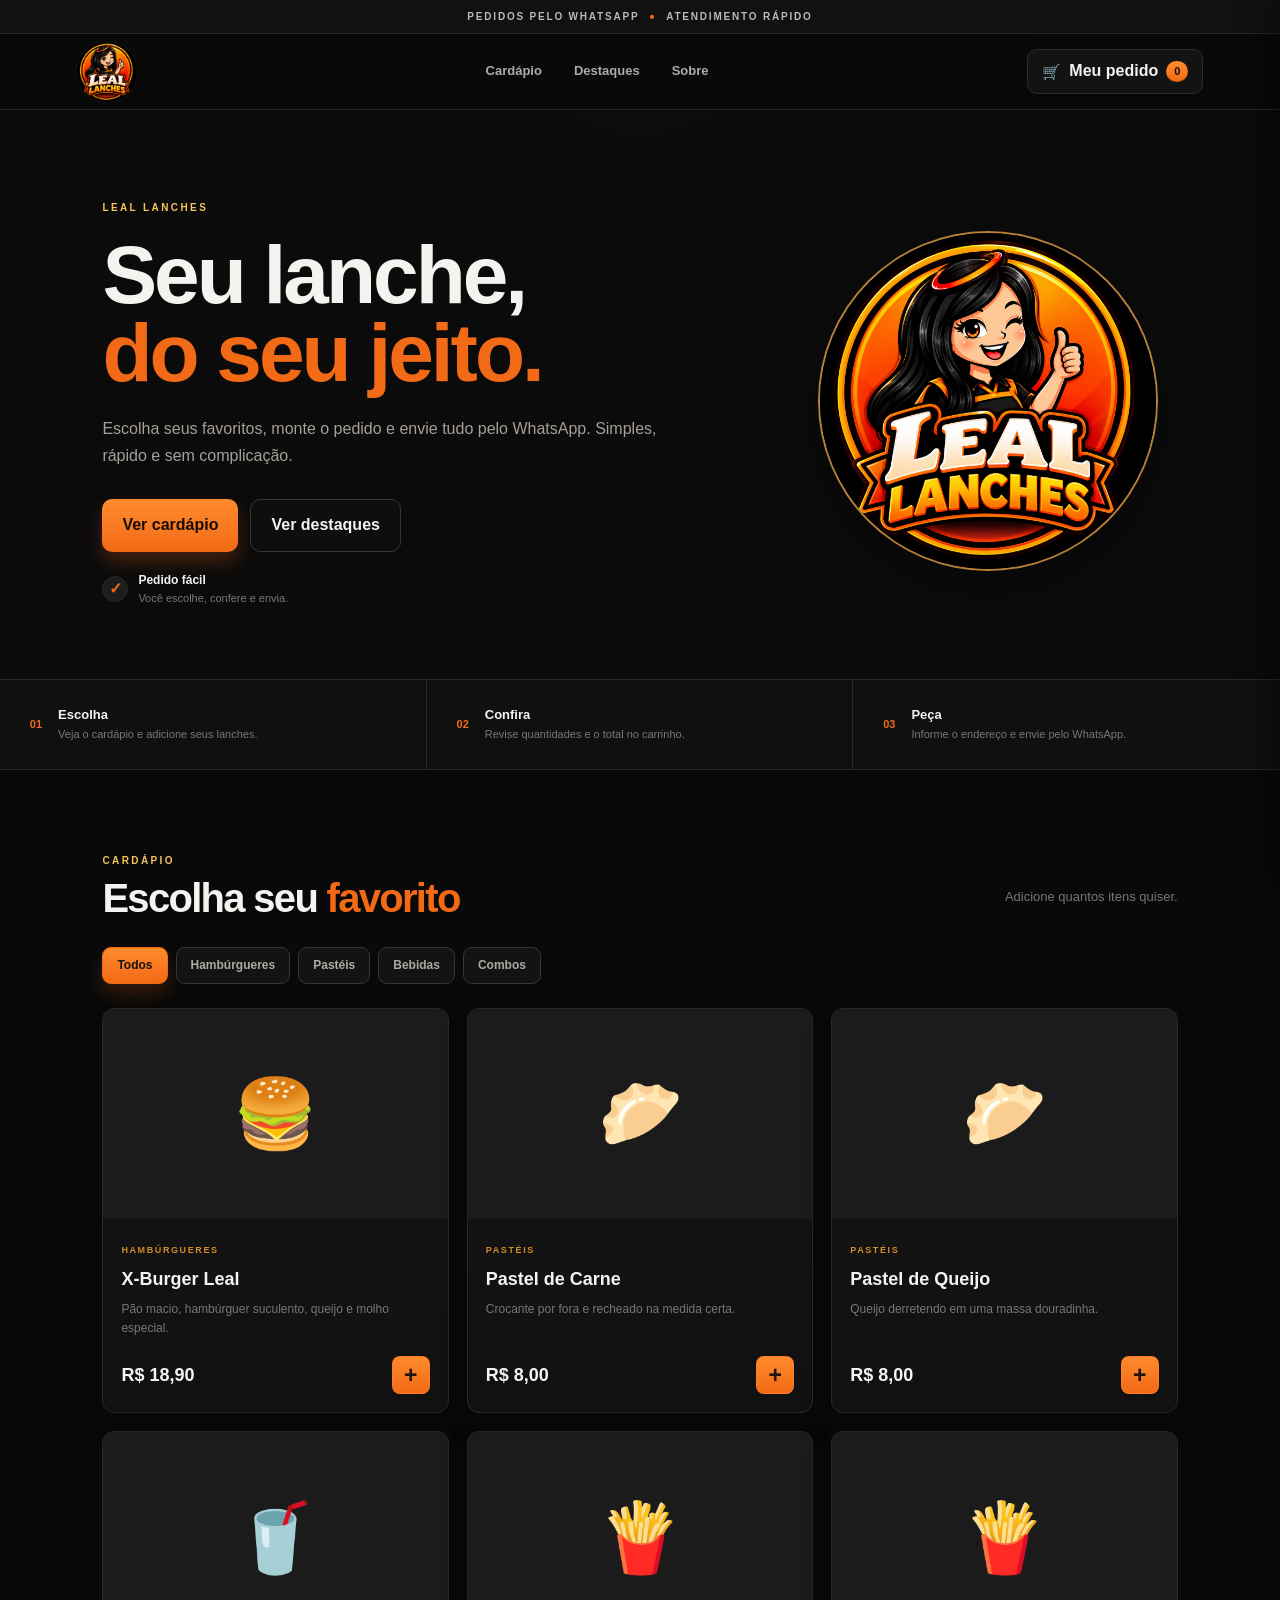
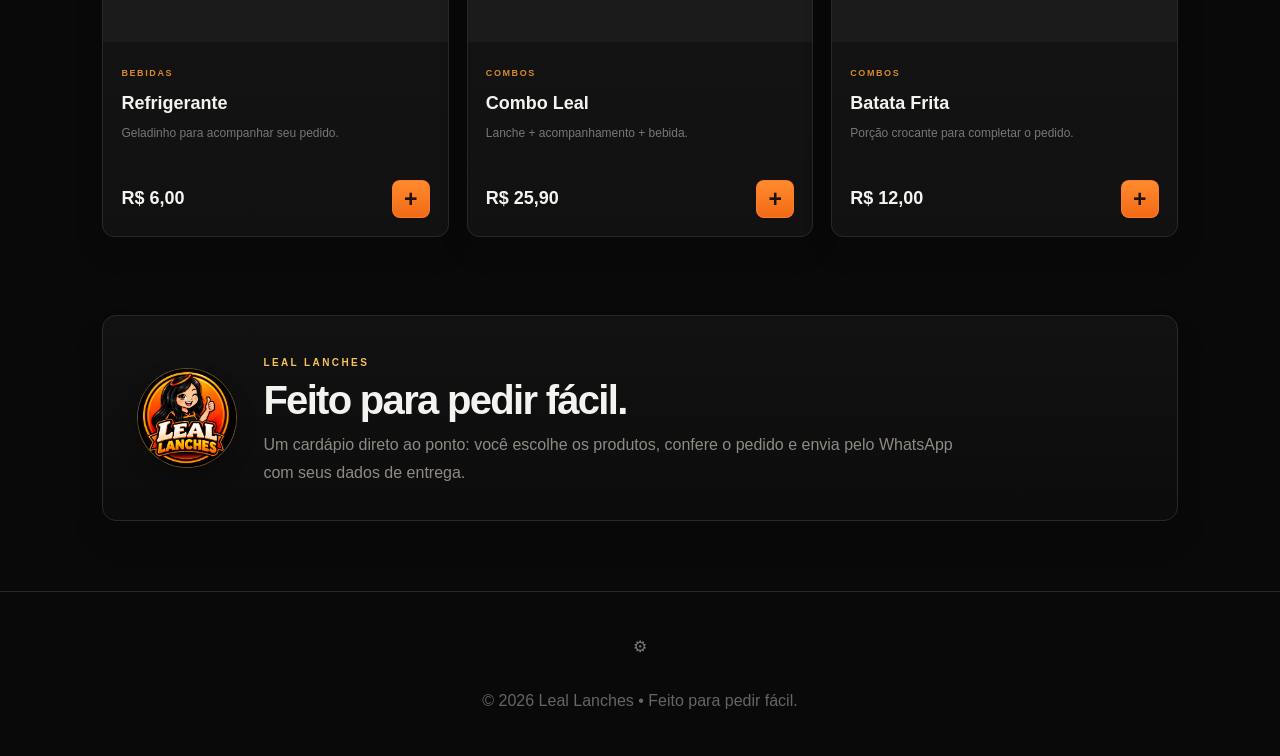
<file: index.html>
<!doctype html>
<html lang="pt-BR">
<head>
<meta charset="UTF-8"><meta name="viewport" content="width=device-width,initial-scale=1">
<meta name="theme-color" content="#111111"><title>Leal Lanches | Faça seu pedido</title>
<link rel="stylesheet" href="styles.css">
</head>
<body>
<div class="topbar">PEDIDOS PELO WHATSAPP <span>•</span> ATENDIMENTO RÁPIDO</div>
<header class="header">
  <a class="brand" href="#inicio" aria-label="Leal Lanches"><img class="brand-logo" src="logo-leal-lanches.png" alt="Leal Lanches"></a>
  <nav aria-label="Navegação principal"><a href="#cardapio">Cardápio</a><a href="#destaques">Destaques</a><a href="#sobre">Sobre</a></nav>
  <button class="cart-button" id="openCart" type="button" aria-label="Abrir carrinho"><span class="cart-icon">🛒</span><span>Meu pedido</span><i id="cartCount">0</i></button>
</header>
<main id="inicio">
<section class="hero">
  <div class="hero-copy">
    <span class="eyebrow">LEAL LANCHES</span>
    <h1>Seu lanche,<br><em>do seu jeito.</em></h1>
    <p>Escolha seus favoritos, monte o pedido e envie tudo pelo WhatsApp. Simples, rápido e sem complicação.</p>
    <div class="hero-actions"><a class="btn primary" href="#cardapio">Ver cardápio</a><a class="btn ghost" href="#destaques">Ver destaques</a></div>
    <div class="trust"><span>✓</span><div><b>Pedido fácil</b><small>Você escolhe, confere e envia.</small></div></div>
  </div>
  <div class="hero-brand"><div class="hero-brand-frame"><img src="logo-leal-lanches.png" alt="Leal Lanches"></div></div>
</section>
<section class="strip" id="destaques">
  <div><span>01</span><div><b>Escolha</b><small>Veja o cardápio e adicione seus lanches.</small></div></div>
  <div><span>02</span><div><b>Confira</b><small>Revise quantidades e o total no carrinho.</small></div></div>
  <div><span>03</span><div><b>Peça</b><small>Informe o endereço e envie pelo WhatsApp.</small></div></div>
</section>
<section class="section" id="cardapio">
  <div class="section-head"><div><span class="eyebrow">CARDÁPIO</span><h2>Escolha seu <em>favorito</em></h2></div><p>Adicione quantos itens quiser.</p></div>
  <div class="categories" id="categories"></div><div class="products" id="products"></div>
</section>
<section class="about" id="sobre"><div class="about-logo"><img src="logo-leal-lanches.png" alt="Leal Lanches"></div><div><span class="eyebrow">LEAL LANCHES</span><h2>Feito para pedir fácil.</h2><p>Um cardápio direto ao ponto: você escolhe os produtos, confere o pedido e envia pelo WhatsApp com seus dados de entrega.</p></div></section>
</main>
<footer><a class="admin-access" href="admin.html" title="Acesso administrativo" aria-label="Acesso administrativo"><span aria-hidden="true">⚙</span></a><p>© 2026 Leal Lanches • Feito para pedir fácil.</p></footer>
<aside class="cart-panel" id="cartPanel" aria-label="Carrinho"><div class="cart-head"><div><span class="eyebrow">SEU PEDIDO</span><h3>Meu carrinho</h3></div><button id="closeCart" type="button" aria-label="Fechar carrinho">×</button></div><div id="cartItems" class="cart-items"></div><div class="cart-bottom"><div class="total"><span>Total</span><b id="cartTotal">R$ 0,00</b></div><button class="btn primary full" id="checkout" type="button">Finalizar compra pelo WhatsApp</button><small>Você informa o endereço antes de abrir o WhatsApp.</small></div></aside>
<div class="checkout-modal hidden" id="checkoutModal" aria-hidden="true"><div class="checkout-card"><button class="modal-close" id="checkoutClose" type="button" aria-label="Fechar">×</button><span class="eyebrow">FINALIZAR PEDIDO</span><h2>Dados de entrega</h2><p class="checkout-intro">Preencha os dados abaixo. Depois, o WhatsApp abrirá com o pedido e o endereço já preenchidos.</p><div class="checkout-grid"><label>Seu nome<input id="cName" type="text" autocomplete="name" placeholder="Ex.: João Silva"></label><label>Rua / avenida<input id="cStreet" type="text" autocomplete="street-address" placeholder="Ex.: Rua Principal"></label><label>Número<input id="cNumber" type="text" inputmode="numeric" placeholder="Ex.: 12"></label><label>Bairro<input id="cNeighborhood" type="text" autocomplete="address-level3" placeholder="Ex.: Centro"></label><label class="wide">Complemento <span>(opcional)</span><input id="cComplement" type="text" placeholder="Casa, apartamento, bloco..."></label><label class="wide">Ponto de referência<input id="cReference" type="text" placeholder="Próximo à praça, em frente à escola..."></label></div><div class="payment-box"><b>Pagamento</b><strong>Pix</strong><small>O pagamento será combinado pelo WhatsApp antes da confirmação do pedido.</small></div><div class="checkout-summary"><span>Total do pedido</span><b id="checkoutTotal">R$ 0,00</b></div><div id="checkoutError" class="checkout-error" role="alert"></div><button class="btn primary full" id="sendWhatsApp" type="button">Continuar para o WhatsApp</button><small class="checkout-note">Confira os dados, envie a mensagem, faça o Pix conforme a orientação do atendimento e aguarde a confirmação.</small></div></div>
<div class="overlay" id="overlay"></div><script src="app.js"></script>
</body></html>
</file>
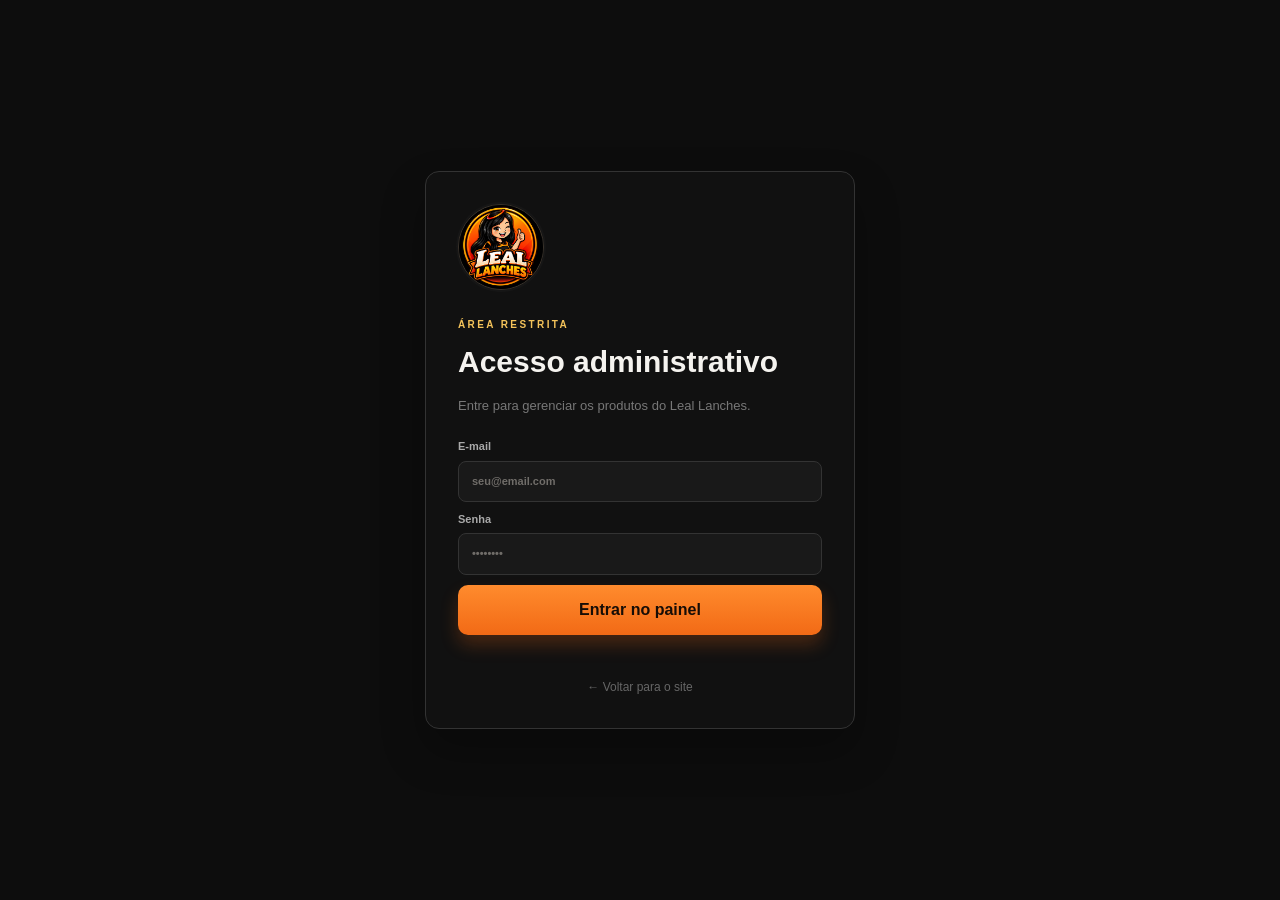
<file: admin.html>
<!doctype html><html lang="pt-BR"><head><meta charset="UTF-8"><meta name="viewport" content="width=device-width,initial-scale=1"><title>Leal Lanches — Administração</title><link rel="stylesheet" href="styles.css"></head><body class="admin-body"><div id="login" class="login-wrap"><div class="login-card"><a class="login-logo" href="index.html" aria-label="Voltar para Leal Lanches"><img src="logo-leal-lanches.png" alt="Leal Lanches"></a><span class="eyebrow">ÁREA RESTRITA</span><h1>Acesso administrativo</h1><p>Entre para gerenciar os produtos do Leal Lanches.</p><label>E-mail<input id="email" type="email" placeholder="seu@email.com"></label><label>Senha<input id="password" type="password" placeholder="••••••••"></label><button class="btn primary full" id="loginBtn" type="button">Entrar no painel</button><div id="loginMsg" class="msg"></div><a class="back" href="index.html">← Voltar para o site</a></div></div>
<div id="dashboard" class="dashboard hidden"><header class="admin-header"><a class="brand" href="index.html" aria-label="Leal Lanches"><img class="brand-logo admin-brand-logo" src="logo-leal-lanches.png" alt="Leal Lanches"></a><button id="logout" class="btn ghost" type="button">Sair</button></header><main class="admin-main"><div class="section-head"><div><span class="eyebrow">PAINEL</span><h2>Gerencie seu <em>cardápio</em></h2></div><button class="btn primary" id="addProduct" type="button">+ Novo produto</button></div><div class="admin-note">💡 Esta versão é uma demonstração local. Para publicar e sincronizar em todos os celulares, conecte o projeto a um banco como Supabase.</div><div id="adminProducts" class="admin-products"></div></main></div>
<div class="modal hidden" id="modal"><div class="modal-card"><button class="modal-close" id="modalClose" type="button">×</button><span class="eyebrow">PRODUTO</span><h2 id="modalTitle">Novo produto</h2><label>Nome<input id="pName"></label><label>Preço<input id="pPrice" type="number" step=".01" min="0"></label><label>Categoria<select id="pCat"><option>Hambúrgueres</option><option>Pastéis</option><option>Bebidas</option><option>Combos</option></select></label><label>Descrição<textarea id="pDesc"></textarea></label><label>Foto do produto<input id="pImageFile" type="file" accept="image/*"><span class="file-help">No celular abre a galeria; no computador abre os arquivos do dispositivo.</span></label><div id="imagePreview" class="image-preview hidden"><img id="previewImg" alt="Pré-visualização da foto"></div><div class="modal-actions"><button class="btn ghost" id="cancel" type="button">Cancelar</button><button class="btn primary" id="save" type="button">Salvar produto</button></div></div></div><script src="admin.js"></script></body></html>
</file>
<file: styles.css>
﻿:root {
  --orange: #f26a16;
  --orange-2: #ff8b2d;
  --orange-dark: #c94d0d;
  --gold: #f4c35a;
  --bg: #090909;
  --surface: #121212;
  --text: #f5f3ef;
  --muted: #9a9792;
  --line: #2a2927;
  --danger: #ff8066;
}
* { box-sizing: border-box; }
html { scroll-behavior: smooth; }
body {
  margin: 0;
  background: radial-gradient(circle at top, rgba(255, 120, 35, 0.08), transparent 26%), var(--bg);
  color: var(--text);
  font-family: Arial, Helvetica, sans-serif;
  line-height: 1.4;
}
a { text-decoration: none; color: inherit; }
button, input, textarea, select { font: inherit; }
img { max-width: 100%; display: block; }
.topbar {
  height: 34px;
  display: flex;
  justify-content: center;
  align-items: center;
  gap: 10px;
  background: rgba(17, 17, 17, 0.94);
  color: #bdb8b0;
  border-bottom: 1px solid var(--line);
  font-size: 10px;
  font-weight: 700;
  letter-spacing: 1.8px;
  text-transform: uppercase;
}
.topbar span { color: var(--orange); font-size: 14px; line-height: 1; }
.header {
  height: 76px;
  display: flex;
  align-items: center;
  justify-content: space-between;
  padding: 0 6%;
  background: rgba(10, 10, 10, 0.96);
  border-bottom: 1px solid var(--line);
  position: sticky;
  top: 0;
  z-index: 30;
  backdrop-filter: blur(10px);
}
.brand { display: flex; align-items: center; min-width: 90px; }
.brand-logo {
  width: 60px; height: 60px; object-fit: contain; display: block; border-radius: 50%;
  box-shadow: 0 0 0 1px rgba(255,255,255,0.03);
}
.header nav { display: flex; align-items: center; gap: 32px; color: #afaaa4; font-size: 13px; font-weight: 700; }
.header nav a { transition: color 0.2s ease; }
.header nav a:hover { color: #fff; }
.cart-button {
  display: flex; align-items: center; gap: 8px; border: 1px solid #2f2d2b; background: rgba(21,21,21,0.9); color: var(--text); border-radius: 10px; padding: 10px 14px; font-weight: 700; cursor: pointer; box-shadow: 0 8px 20px rgba(0,0,0,0.18); transition: border-color 0.2s ease, transform 0.2s ease, background 0.2s ease;
}
.cart-button:hover { border-color: #4d4a46; background: rgba(28,28,28,0.96); transform: translateY(-1px); }
.cart-icon { font-size: 15px; line-height: 1; }
.cart-button i {
  font-style: normal; min-width: 22px; padding: 3px 6px; text-align: center; background: linear-gradient(180deg, #ff8b2d, var(--orange)); color: #120f0d; border-radius: 999px; font-size: 11px; font-weight: 900; box-shadow: inset 0 -1px 0 rgba(0,0,0,0.2);
}
.hero { min-height: 570px; padding: 76px 8% 64px; display: flex; align-items: center; justify-content: space-between; gap: 70px; border-bottom: 1px solid var(--line); background: rgba(12,12,12,0.9); }
.hero-copy { max-width: 620px; }
.eyebrow { color: var(--gold); font-size: 10px; letter-spacing: 2.4px; font-weight: 800; text-transform: uppercase; }
.hero h1 { font-size: clamp(52px, 7vw, 82px); line-height: 0.96; margin: 18px 0 22px; letter-spacing: -3px; font-weight: 800; }
.hero h1 em, .section-head h2 em, .about h2 em { color: var(--orange); font-style: normal; }
.hero p { color: #a69f97; font-size: 16px; line-height: 1.7; max-width: 560px; margin: 0; }
.hero-actions { display: flex; gap: 12px; margin: 30px 0 20px; flex-wrap: wrap; }
.btn { border: 0; border-radius: 10px; padding: 14px 20px; font-weight: 800; cursor: pointer; display: inline-flex; align-items: center; justify-content: center; transition: transform 0.2s ease, box-shadow 0.2s ease, background 0.2s ease; }
.btn:hover { transform: translateY(-1px); }
.btn.primary { background: linear-gradient(180deg, #ff8b2d, var(--orange)); color: #170d06; box-shadow: 0 10px 18px rgba(242,106,22,0.24); }
.btn.primary:hover { background: linear-gradient(180deg, #ff9d45, #eb6112); }
.btn.ghost { background: rgba(255,255,255,0.01); color: var(--text); border: 1px solid #383634; }
.btn.ghost:hover { background: rgba(255,255,255,0.02); }
.trust { display: flex; align-items: center; gap: 10px; color: var(--text); }
.trust > span { width: 26px; height: 26px; border-radius: 50%; display: grid; place-items: center; background: #1d1d1d; color: var(--orange); font-weight: 900; border: 1px solid #2b2826; }
.trust b { display: block; font-size: 12px; }
.trust small { display: block; color: #777; font-size: 11px; margin-top: 2px; }
.hero-brand { width: min(380px, 42vw); display: flex; justify-content: center; }
.hero-brand-frame { width: min(340px, 100%); aspect-ratio: 1; border-radius: 50%; border: 2px solid rgba(255,180,78,0.7); background: rgba(8,8,8,0.9); overflow: hidden; display: grid; place-items: center; box-shadow: 0 18px 38px rgba(0,0,0,0.32); }
.hero-brand-frame img { width: 100%; height: 100%; object-fit: cover; }
.strip { display: grid; grid-template-columns: repeat(3, 1fr); background: rgba(17,17,17,0.98); border-bottom: 1px solid var(--line); }
.strip > div { display: flex; gap: 16px; align-items: center; padding: 26px 7%; border-right: 1px solid var(--line); }
.strip > div:last-child { border-right: 0; }
.strip span { font-size: 11px; color: var(--orange); font-weight: 900; }
.strip b { display: block; font-size: 13px; }
.strip small { display: block; color: #777; font-size: 11px; margin-top: 3px; }
.section { padding: 78px 8%; }
.section-head { display: flex; align-items: end; justify-content: space-between; gap: 20px; margin-bottom: 28px; }
.section-head h2, .about h2 { font-size: 40px; line-height: 1.05; margin: 7px 0 0; letter-spacing: -1.7px; }
.section-head p { color: #777; font-size: 13px; }
.categories { display: flex; gap: 8px; flex-wrap: wrap; margin-bottom: 24px; }
.cat { border: 1px solid #383634; background: rgba(21,21,21,0.9); color: #adaaa4; border-radius: 9px; padding: 9px 14px; font-weight: 700; font-size: 12px; cursor: pointer; transition: all 0.2s ease; }
.cat:hover { color: #fff; border-color: #55514d; }
.cat.active { background: linear-gradient(180deg, #ff8b2d, var(--orange)); border-color: var(--orange); color: #1b120d; box-shadow: 0 10px 18px rgba(242,106,22,0.18); }
.products { display: grid; grid-template-columns: repeat(3, minmax(0, 1fr)); gap: 18px; }
.product { background: linear-gradient(180deg, rgba(21,21,21,0.98), rgba(17,17,17,1)); border: 1px solid var(--line); border-radius: 12px; overflow: hidden; transition: transform 0.18s ease, border-color 0.18s ease, box-shadow 0.18s ease; box-shadow: 0 14px 30px rgba(0,0,0,0.12); }
.product:hover { border-color: #4a453f; transform: translateY(-2px); box-shadow: 0 18px 32px rgba(0,0,0,0.18); }
.product-img { height: 210px; background: #1b1b1b; display: grid; place-items: center; font-size: 68px; overflow: hidden; }
.product-img img { width: 100%; height: 100%; object-fit: cover; }
.product-body { padding: 18px; }
.product-cat { color: #d58b2a; font-size: 9px; font-weight: 800; letter-spacing: 1.6px; text-transform: uppercase; }
.product h3 { font-size: 18px; margin: 8px 0; }
.product p { color: #777; font-size: 12px; line-height: 1.55; min-height: 38px; margin: 0; }
.product-foot { display: flex; align-items: center; justify-content: space-between; margin-top: 18px; }
.price { font-size: 18px; font-weight: 800; }
.add { width: 38px; height: 38px; border: 1px solid rgba(255,125,41,0.9); background: linear-gradient(180deg, #ff8b2d, var(--orange)); color: #1d120d; border-radius: 8px; font-size: 23px; font-weight: 700; cursor: pointer; display: grid; place-items: center; transition: transform 0.2s ease, filter 0.2s ease; }
.add:hover { filter: brightness(1.04); transform: translateY(-1px); }
.about { margin: 0 8% 70px; padding: 34px; border: 1px solid var(--line); border-radius: 14px; background: linear-gradient(180deg, rgba(18,18,18,0.96), rgba(12,12,12,0.96)); display: flex; gap: 26px; align-items: center; box-shadow: 0 20px 32px rgba(0,0,0,0.12); }
.about-logo { width: 100px; height: 100px; flex: none; border-radius: 50%; overflow: hidden; background: #080808; border: 1px solid rgba(255,168,94,0.4); box-shadow: 0 10px 20px rgba(0,0,0,0.24); }
.about-logo img { width: 100%; height: 100%; object-fit: cover; }
.about p { color: #8f8a83; line-height: 1.7; max-width: 720px; margin: 10px 0 0; }
footer { border-top: 1px solid var(--line); padding: 28px 8%; text-align: center; color: #686561; }
.footer-brand { display: block; width: max-content; margin: 0 auto; }
.footer-logo { width: 70px; height: 70px; object-fit: cover; border-radius: 50%; display: block; }
.admin-access { display: inline-flex; align-items: center; justify-content: center; width: max-content; margin: 12px auto; padding: 6px 10px; border: 1px solid transparent; background: transparent; border-radius: 6px; color: #7e7a75; font-size: 16px; line-height: 1; transition: all 0.2s ease; }
.admin-access:hover { border-color: #2f2d2b; background: rgba(23,23,23,0.8); color: #f2efe9; }
.admin-access img { display: none; }
.cart-panel { position: fixed; right: -450px; top: 0; width: min(450px, 100%); height: 100%; background: rgba(15,15,15,0.98); z-index: 60; border-left: 1px solid #353331; padding: 24px; display: flex; flex-direction: column; transition: right 0.24s ease; box-shadow: -12px 0 30px rgba(0,0,0,0.4); }
.cart-panel.open { right: 0; }
.overlay { position: fixed; inset: 0; background: rgba(0,0,0,.72); z-index: 55; display: none; }
.overlay.show { display: block; }
.cart-head { display: flex; justify-content: space-between; align-items: flex-start; }
.cart-head h3 { font-size: 27px; margin: 4px 0 18px; }
.cart-head button, .modal-close { background: none; border: 0; color: #eee; font-size: 30px; line-height: 1; cursor: pointer; }
.cart-items { overflow: auto; flex: 1; }
.empty-cart { min-height: 260px; display: flex; flex-direction: column; align-items: center; justify-content: center; text-align: center; gap: 7px; color: #999; padding: 25px; }
.empty-cart strong { color: #eee; font-size: 17px; }
.empty-cart span { font-size: 13px; }
.empty-cart small { color: #666; max-width: 280px; }
.cart-item { display: grid; grid-template-columns: 1fr auto; gap: 12px; padding: 15px 0; border-bottom: 1px solid #292826; }
.cart-item b { font-size: 14px; }
.cart-item small { color: #777; font-size: 11px; }
.cart-item strong { display: block; color: var(--orange); font-size: 13px; margin-top: 5px; }
.qty { display: flex; align-items: center; gap: 8px; }
.qty button { width: 29px; height: 29px; border: 1px solid #3a3937; background: #181817; color: #eee; border-radius: 6px; cursor: pointer; }
.cart-bottom { border-top: 1px solid #302f2d; padding-top: 18px; }
.total { display: flex; justify-content: space-between; align-items: center; margin-bottom: 14px; }
.total b { color: var(--orange); font-size: 23px; }
.full { width: 100%; }
.cart-bottom small { display: block; color: #666; text-align: center; font-size: 11px; line-height: 1.5; margin-top: 9px; }
.checkout-modal { position: fixed; inset: 0; background: rgba(0,0,0,.82); z-index: 100; display: grid; place-items: center; padding: 18px; overflow: auto; }
.checkout-card { width: min(620px, 100%); background: #111; border: 1px solid #3a3936; border-radius: 14px; padding: 28px; position: relative; box-shadow: 0 28px 50px rgba(0,0,0,.3); }
.checkout-card h2 { font-size: 32px; letter-spacing: -1px; margin: 8px 0; }
.checkout-intro { color: #85817c; line-height: 1.6; margin: 0 0 18px; font-size: 13px; }
.checkout-grid { display: grid; grid-template-columns: 1fr 1fr; gap: 2px 14px; }
.checkout-grid label, .login-card label, .modal-card label { display: block; color: #aaa; font-size: 11px; font-weight: 700; margin: 10px 0; }
.checkout-grid label span { font-weight: 400; color: #666; }
.checkout-grid label.wide { grid-column: 1 / -1; }
.checkout-grid input, .login-card input, .modal-card input, .modal-card textarea, .modal-card select { width: 100%; padding: 12px 13px; background: #191919; border: 1px solid #333; border-radius: 8px; color: #eee; margin-top: 6px; outline: none; transition: border-color 0.2s ease, box-shadow 0.2s ease; }
.checkout-grid input:focus, .login-card input:focus, .modal-card input:focus, .modal-card textarea:focus, .modal-card select:focus { border-color: rgba(242,106,22,0.75); box-shadow: 0 0 0 3px rgba(242,106,22,0.12); }
.checkout-grid input::placeholder, .login-card input::placeholder, .modal-card input::placeholder, .modal-card textarea::placeholder { color: #706d69; }
.payment-box { margin-top: 18px; padding: 16px 18px; background: rgba(255,255,255,0.02); border: 1px solid #2a2928; border-radius: 10px; }
.payment-box b { display: block; font-size: 14px; }
.payment-box strong { display: inline-block; margin-top: 6px; color: var(--orange); font-size: 16px; }
.payment-box small { display: block; color: #777; margin-top: 8px; line-height: 1.5; }
.checkout-summary { display: flex; justify-content: space-between; align-items: center; margin-top: 20px; padding-top: 18px; border-top: 1px solid #2d2a29; }
.checkout-summary span { color: #a39f99; }
.checkout-summary b { color: var(--orange); font-size: 24px; }
.checkout-error { min-height: 18px; color: var(--danger); font-size: 12px; margin-top: 10px; }
.checkout-note { display: block; margin-top: 8px; color: #686561; font-size: 11px; text-align: center; line-height: 1.5; }
.hidden { display: none !important; }
.modal { position: fixed; inset: 0; background: rgba(0,0,0,.82); display: grid; place-items: center; z-index: 100; padding: 18px; }
.modal-card { width: min(520px, 100%); background: #111; border: 1px solid #3a3936; border-radius: 12px; padding: 27px; position: relative; max-height: 90vh; overflow: auto; }
.modal-card textarea { min-height: 90px; resize: vertical; }
.modal-actions { display: flex; justify-content: flex-end; gap: 8px; margin-top: 22px; }
.file-help { display: block; color: #666; font-size: 10px; margin-top: 6px; }
.image-preview { margin-top: 12px; border: 1px solid #2d2c2a; border-radius: 8px; overflow: hidden; background: #0c0c0c; height: 180px; display: grid; place-items: center; }
.image-preview img { width: 100%; height: 100%; object-fit: contain; }
.modal-card input[type=file] { padding: 9px; color: #aaa; }
.admin-body { min-height: 100vh; }
.login-wrap { min-height: 100vh; display: grid; place-items: center; padding: 20px; background: #0d0d0d; }
.login-card { width: min(430px, 100%); padding: 32px; background: rgba(18,18,18,0.98); border: 1px solid #333; border-radius: 14px; box-shadow: 0 22px 44px rgba(0,0,0,0.28); }
.login-logo { display: block; width: 86px; height: 86px; border-radius: 50%; overflow: hidden; border: 1px solid #3a332b; margin-bottom: 22px; box-shadow: 0 0 0 2px rgba(255,255,255,0.02); }
.login-logo img { width: 100%; height: 100%; object-fit: cover; }
.login-card h1 { font-size: 30px; margin: 7px 0; }
.login-card p { color: #777; font-size: 13px; line-height: 1.6; margin-bottom: 22px; }
.msg { min-height: 18px; color: var(--danger); font-size: 11px; margin-top: 8px; }
.back { display: block; text-align: center; color: #666; margin-top: 18px; font-size: 12px; }
.dashboard { min-height: 100vh; }
.admin-header { height: 74px; padding: 0 7%; border-bottom: 1px solid var(--line); display: flex; align-items: center; justify-content: space-between; }
.admin-brand-logo { width: 62px; height: 62px; object-fit: cover; border-radius: 50%; }
.admin-main { padding: 54px 7%; }
.admin-note { padding: 13px 16px; border: 1px solid #3b3027; background: #171411; color: #b9a890; border-radius: 8px; margin-bottom: 22px; font-size: 12px; }
.admin-products { display: grid; gap: 10px; }
.admin-row { display: grid; grid-template-columns: 62px 1fr auto; gap: 14px; align-items: center; background: #141414; border: 1px solid #292826; border-radius: 9px; padding: 10px; }
.admin-thumb { width: 62px; height: 58px; border-radius: 7px; background: #20201e; display: grid; place-items: center; font-size: 26px; overflow: hidden; }
.admin-thumb img { width: 100%; height: 100%; object-fit: cover; }
.admin-row h3 { margin: 0 0 4px; font-size: 15px; }
.admin-row p { margin: 0; color: #777; font-size: 11px; line-height: 1.5; }
.admin-actions { display: flex; gap: 6px; }
.admin-actions button { background: #1b1b1a; border: 1px solid #383734; color: #eee; padding: 8px 10px; border-radius: 6px; cursor: pointer; }
@media (max-width: 980px) { .hero { flex-direction: column; align-items: flex-start; gap: 38px; min-height: auto; } .hero-brand { width: min(280px, 70vw); } .products { grid-template-columns: repeat(2, minmax(0, 1fr)); } }
@media (max-width: 760px) { .header { justify-content: center; gap: 12px; } .brand { display: none; } .header nav { gap: 18px; font-size: 12px; } .cart-button { padding: 9px 11px; font-size: 12px; } .strip { grid-template-columns: 1fr; } .strip > div { border-right: 0; border-bottom: 1px solid var(--line); } .strip > div:last-child { border-bottom: 0; } .products { grid-template-columns: 1fr; } .section-head, .about { flex-direction: column; align-items: flex-start; } .checkout-grid { grid-template-columns: 1fr; } }
</file>
